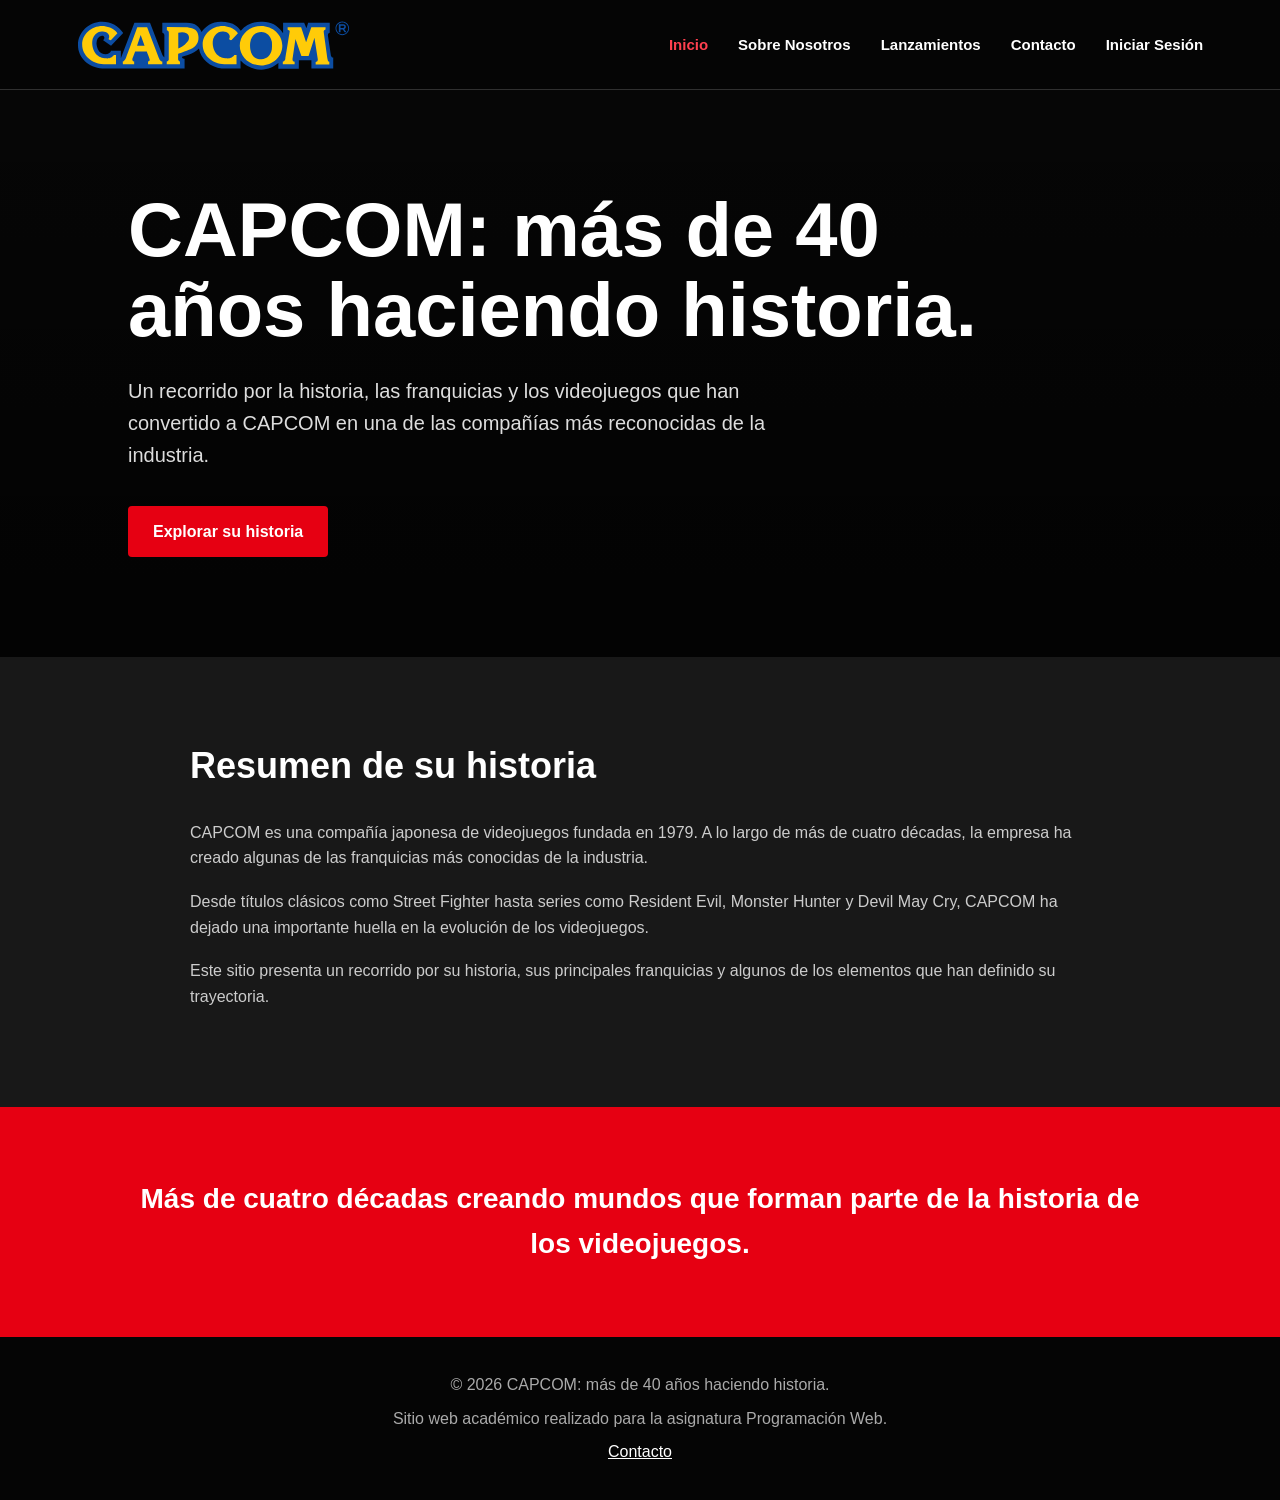
<file: index.html>
<!DOCTYPE html>
<html lang="es">

<head>
    <meta charset="UTF-8">

    <meta name="description"
        content="Un recorrido por la historia de CAPCOM, sus principales franquicias y su influencia en la industria de los videojuegos.">
    <meta name="keywords"
        content="CAPCOM, videojuegos, Resident Evil, Street Fighter, Monster Hunter, historia">
    <meta name="author" content="Ariel David">
    <meta name="viewport" content="width=device-width, initial-scale=1.0">

    <title>CAPCOM: más de 40 años haciendo historia</title>

    <link rel="stylesheet" href="styles.css">
</head>

<body>

    <!-- Encabezado -->
    <header class="encabezado">

        <a href="index.html" class="logo">
            <img src="Capcom_logo.svg" alt="Logo de CAPCOM" width="80">
        </a>

        <!-- Navegación -->
        <nav class="navegacion" aria-label="Navegación principal">
            <ul class="navegacion-lista">
                <li>
                    <a href="index.html" class="navegacion-enlace navegacion-enlace--activo">Inicio</a>
                </li>

                <li>
                    <a href="nosotros.html" class="navegacion-enlace">
                        Sobre Nosotros
                    </a>
                </li>

                <li>
                    <a href="lanzamientos.html" class="navegacion-enlace">
                        Lanzamientos
                    </a>
                </li>

                <li>
                    <a href="contacto.html" class="navegacion-enlace">
                        Contacto
                    </a>
                </li>

                <li>
                    <a href="login.html" class="navegacion-enlace">
                        Iniciar Sesión
                    </a>
                </li>
            </ul>
        </nav>


    </header>


    <main>

        <!-- Presentación principal -->
        <section class="portada-inicio">

            <h1>
                CAPCOM: más de 40 años haciendo historia.
            </h1>

            <p>
                Un recorrido por la historia, las franquicias y los videojuegos
                que han convertido a CAPCOM en una de las compañías más
                reconocidas de la industria.
            </p>

            <a href="nosotros.html" class="boton-principal">
                Explorar su historia
            </a>

        </section>


        <!-- Resumen de la historia -->
        <section class="resumen-historia">

            <article>
                <h2>Resumen de su historia</h2>

                <p>
                    CAPCOM es una compañía japonesa de videojuegos fundada
                    en 1979. A lo largo de más de cuatro décadas, la empresa
                    ha creado algunas de las franquicias más conocidas de la
                    industria.
                </p>

                <p>
                    Desde títulos clásicos como Street Fighter hasta series
                    como Resident Evil, Monster Hunter y Devil May Cry,
                    CAPCOM ha dejado una importante huella en la evolución
                    de los videojuegos.
                </p>

                <p>
                    Este sitio presenta un recorrido por su historia,
                    sus principales franquicias y algunos de los elementos
                    que han definido su trayectoria.
                </p>
            </article>

        </section>


        <!-- Frase destacada -->
        <section class="frase-destacada">

            <p>
                Más de cuatro décadas creando mundos que forman parte
                de la historia de los videojuegos.
            </p>

        </section>

    </main>


    <!-- Pie de página -->
    <footer class="pie-pagina">

        <p>
            © 2026 CAPCOM: más de 40 años haciendo historia.
        </p>

        <p>
            Sitio web académico realizado para la asignatura
            Programación Web.
        </p>

        <a href="mailto:arieldavidmarin739@gmail.com">
            Contacto
        </a>

    </footer>

</body>

</html>
</file>
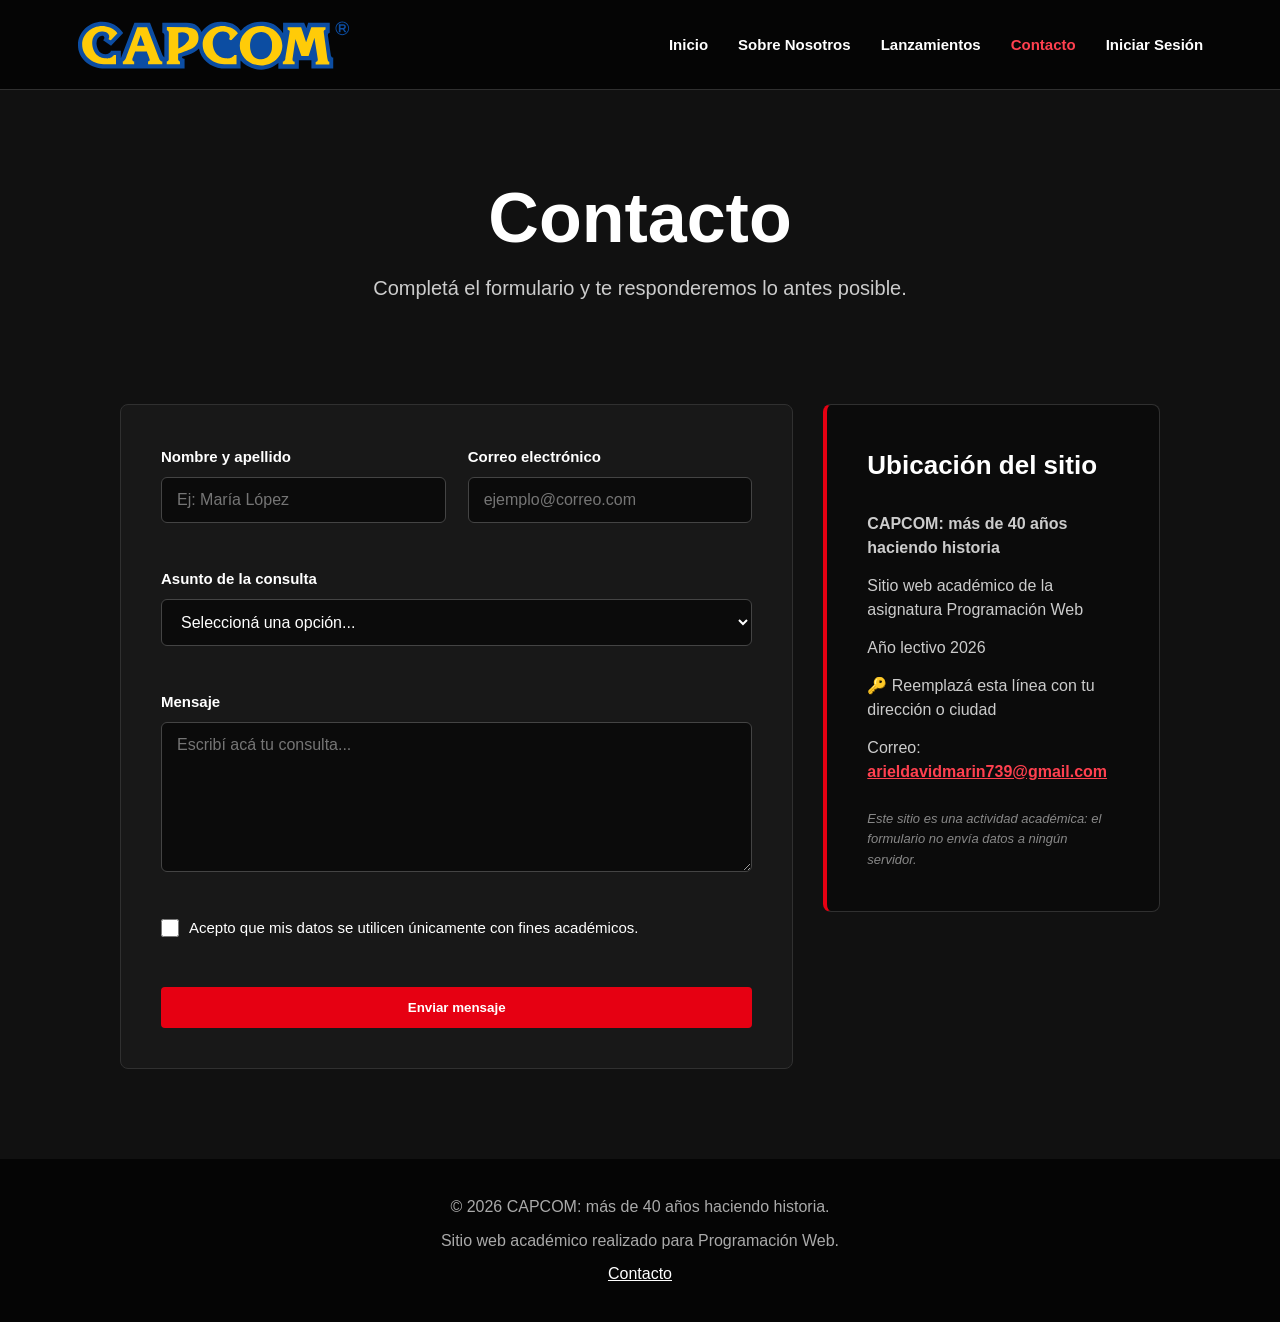
<file: contacto.html>
<!DOCTYPE html>
<html lang="es">

<head>
    <meta charset="UTF-8">

    <meta name="description"
        content="Contacto del sitio web académico sobre CAPCOM: formulario de consultas y ubicación del sitio.">
    <meta name="keywords" content="CAPCOM, contacto, formulario, consultas">
    <meta name="author" content="Ariel David">
    <meta name="viewport" content="width=device-width, initial-scale=1.0">

    <title>Contacto: CAPCOM</title>

    <link rel="stylesheet" href="styles.css">
</head>

<body>

    <!-- Encabezado -->
    <header class="encabezado">

        <a href="index.html" class="logo">
            <img src="Capcom_logo.svg" alt="Logo de CAPCOM" width="80">
        </a>

        <!-- Navegación -->
        <nav class="navegacion" aria-label="Navegación principal">
            <ul class="navegacion-lista">
                <li>
                    <a href="index.html" class="navegacion-enlace">Inicio</a>
                </li>

                <li>
                    <a href="nosotros.html" class="navegacion-enlace">Sobre Nosotros</a>
                </li>

                <li>
                    <a href="lanzamientos.html" class="navegacion-enlace">Lanzamientos</a>
                </li>

                <li>
                    <a href="contacto.html" class="navegacion-enlace navegacion-enlace--activo">Contacto</a>
                </li>

                <li>
                    <a href="login.html" class="navegacion-enlace">Iniciar Sesión</a>
                </li>
            </ul>
        </nav>

    </header>

    <main>

        <!-- TÍTULO DE LA PÁGINA -->
        <section class="portada-pagina">
            <h1>Contacto</h1>
            <p>Completá el formulario y te responderemos lo antes posible.</p>
        </section>

        <!-- FORMULARIO + UBICACIÓN (CSS GRID + MODELO DE CAJA) -->
        <section class="contacto-seccion">

            <!-- Formulario con validación nativa de HTML5 (sin JavaScript) -->
            <form class="contacto-formulario" action="" method="get">

                <div class="campos">

                    <!-- Campo 1: tipo texto -->
                    <div class="campo">
                        <label for="contacto-nombre">Nombre y apellido</label>
                        <input
                            type="text"
                            id="contacto-nombre"
                            name="nombre"
                            placeholder="Ej: María López"
                            required
                            minlength="3"
                            autocomplete="name">
                    </div>

                    <!-- Campo 2: tipo email -->
                    <div class="campo">
                        <label for="contacto-correo">Correo electrónico</label>
                        <input
                            type="email"
                            id="contacto-correo"
                            name="correo"
                            placeholder="ejemplo@correo.com"
                            required
                            autocomplete="email">
                    </div>

                    <!-- Campo 3: tipo select -->
                    <div class="campo campo-completo">
                        <label for="contacto-asunto">Asunto de la consulta</label>
                        <select id="contacto-asunto" name="asunto" required>
                            <option value="" selected disabled>Seleccioná una opción...</option>
                            <option value="lanzamientos">Consultas sobre lanzamientos 2026</option>
                            <option value="historia">Consultas sobre la historia de CAPCOM</option>
                            <option value="sugerencia">Sugerencias para el sitio</option>
                            <option value="otro">Otro tema</option>
                        </select>
                    </div>

                    <!-- Campo 4: tipo textarea -->
                    <div class="campo campo-completo">
                        <label for="contacto-mensaje">Mensaje</label>
                        <textarea
                            id="contacto-mensaje"
                            name="mensaje"
                            placeholder="Escribí acá tu consulta..."
                            required
                            minlength="10"
                            rows="6"></textarea>
                    </div>

                    <!-- Campo 5: tipo checkbox -->
                    <div class="campo campo-completo campo-check">
                        <input type="checkbox" id="contacto-acepto" name="acepto" required>
                        <label for="contacto-acepto">
                            Acepto que mis datos se utilicen únicamente con fines académicos.
                        </label>
                    </div>

                </div>

                <button type="submit" class="boton-principal boton-ancho">
                    Enviar mensaje
                </button>

            </form>

            <!-- Dirección / ubicación del sitio como TEXTO -->
            <aside class="contacto-datos">

                <h2>Ubicación del sitio</h2>

                <address>
                    <p><strong>CAPCOM: más de 40 años haciendo historia</strong></p>
                    <p>Sitio web académico de la asignatura Programación Web</p>
                    <p>Año lectivo 2026</p>
                    <p>🔑 Reemplazá esta línea con tu dirección o ciudad</p>
                    <p>
                        Correo:
                        <a href="mailto:arieldavidmarin739@gmail.com">
                            arieldavidmarin739@gmail.com
                        </a>
                    </p>
                </address>

                <p class="nota-demo">
                    Este sitio es una actividad académica: el formulario no envía datos a ningún servidor.
                </p>

            </aside>

        </section>

    </main>

    <!-- FOOTER -->
    <footer class="pie-pagina">
        <p>© 2026 CAPCOM: más de 40 años haciendo historia.</p>
        <p>Sitio web académico realizado para Programación Web.</p>
        <a href="mailto:arieldavidmarin739@gmail.com">Contacto</a>
    </footer>

</body>

</html>
</file>
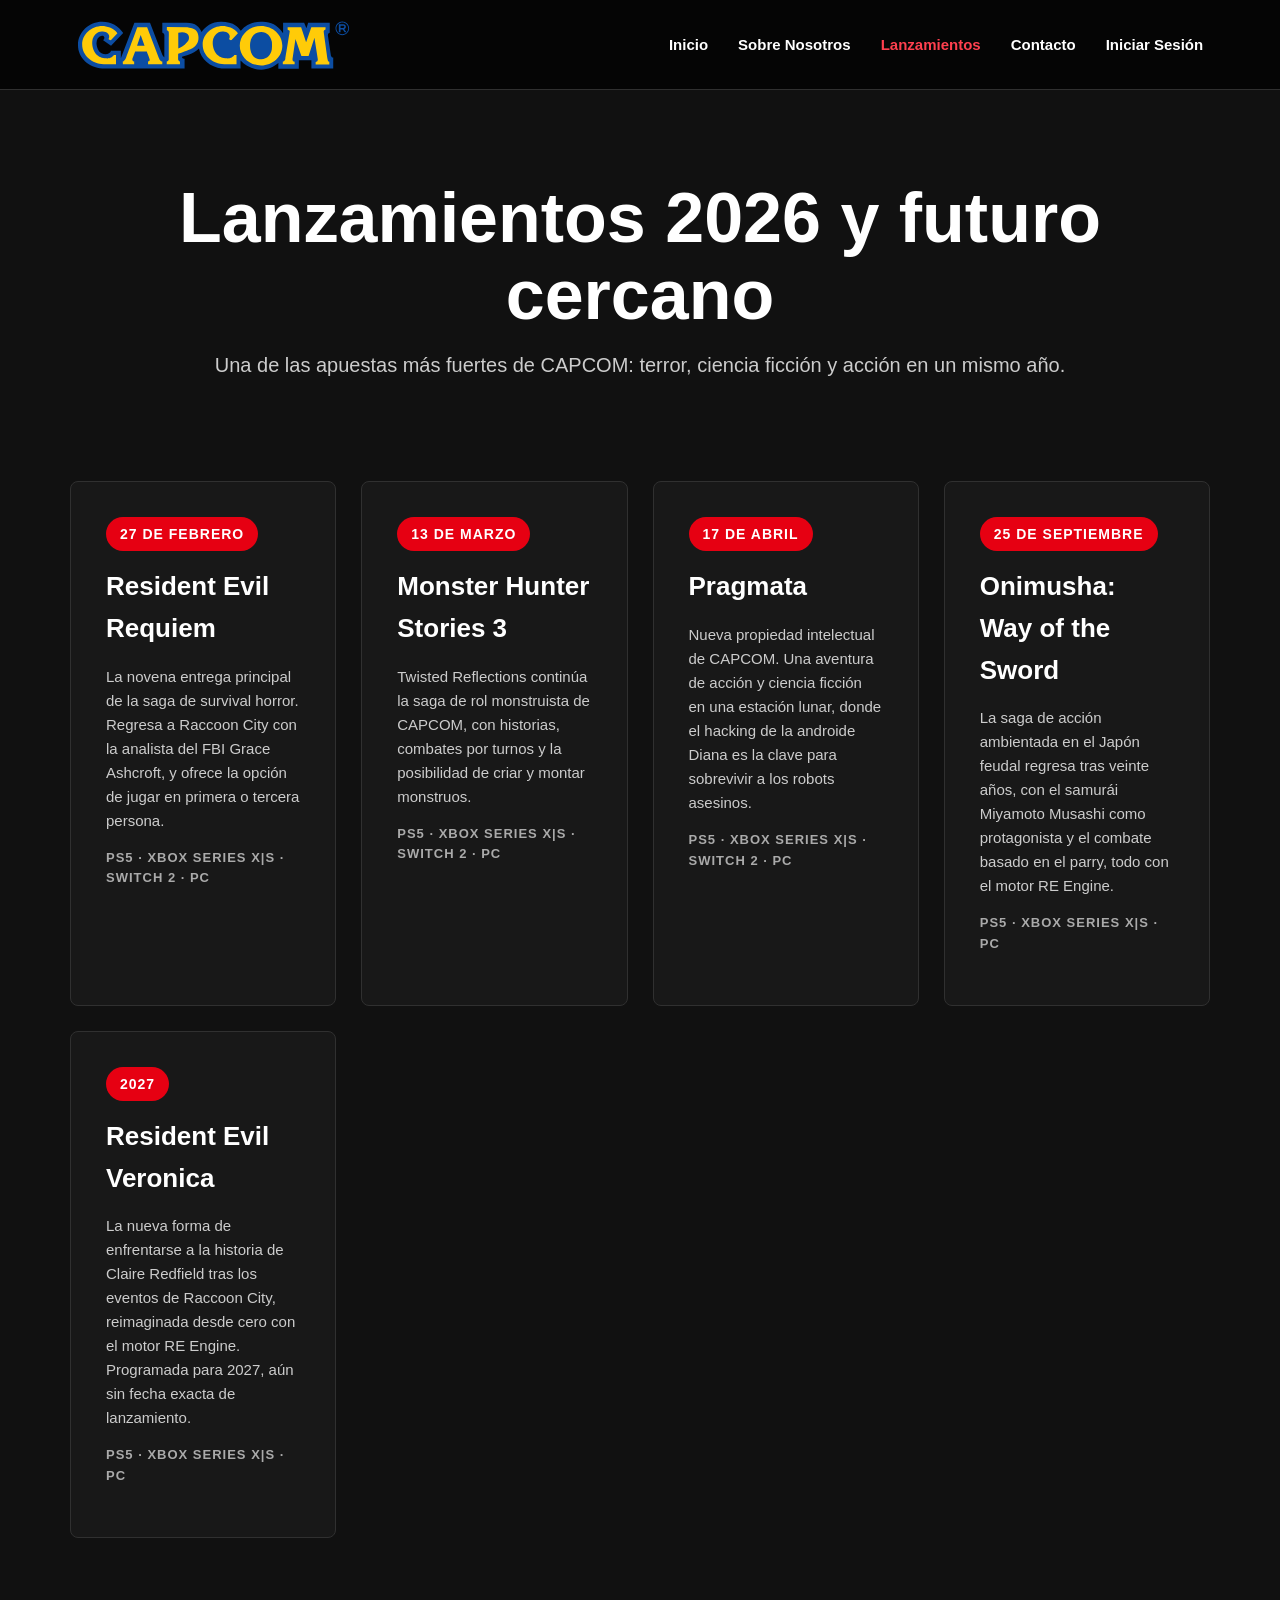
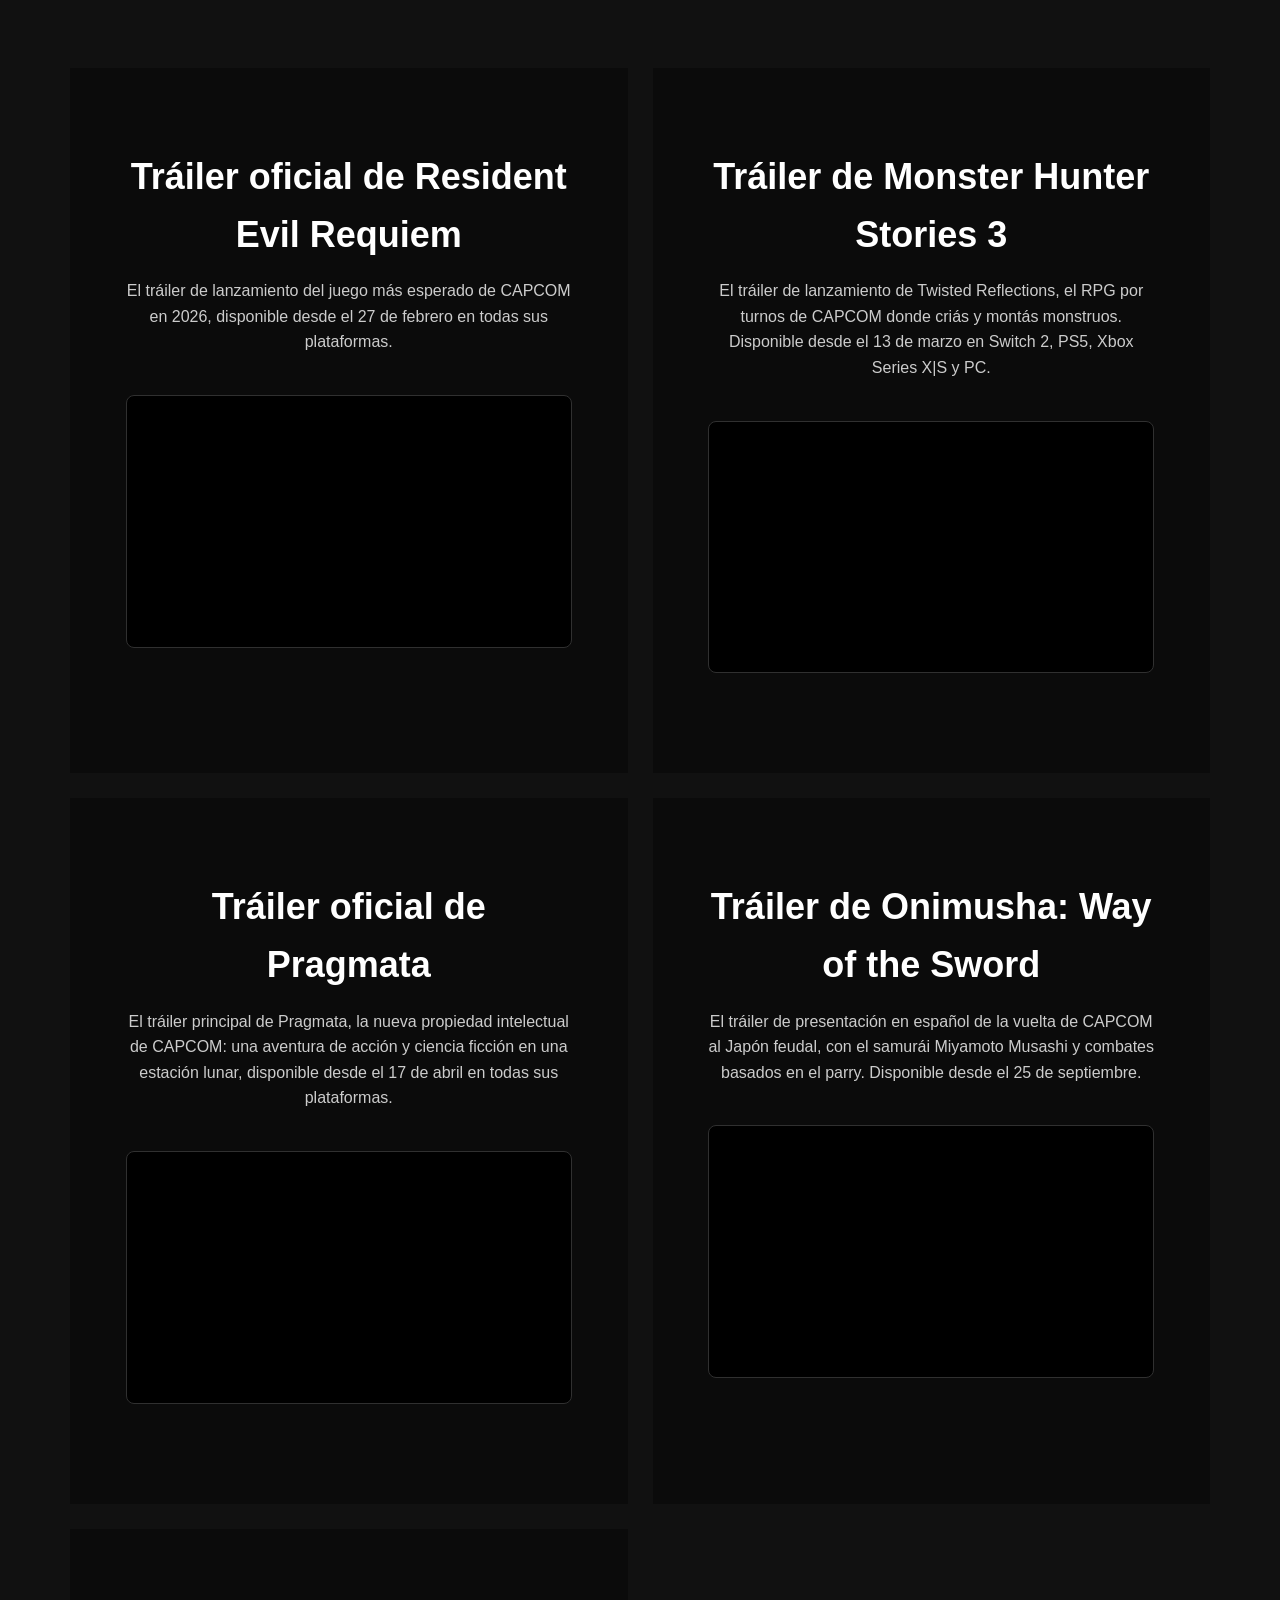
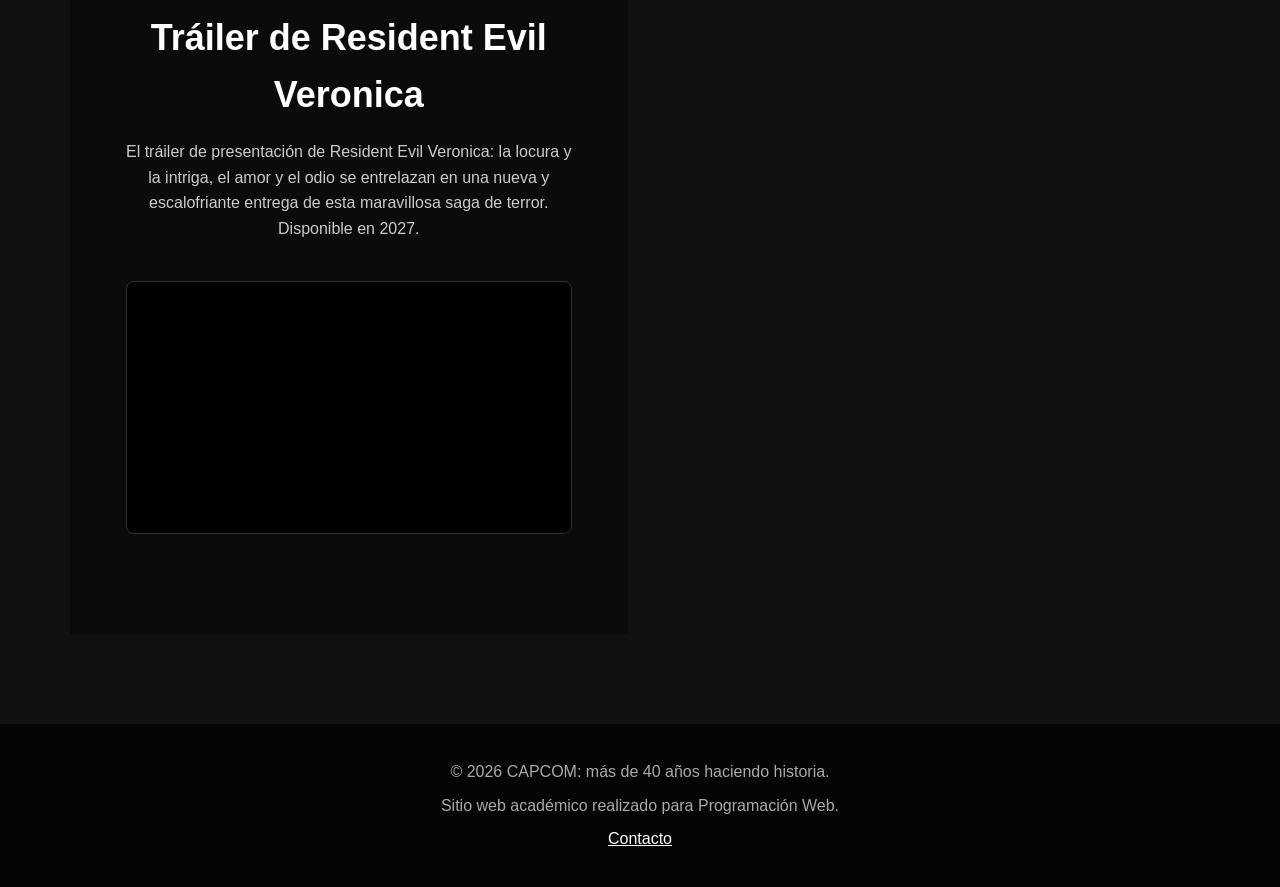
<file: lanzamientos.html>
<!DOCTYPE html>
<html lang="es">

<head>
    <meta charset="UTF-8">

    <meta name="description"
        content="Los lanzamientos de CAPCOM en 2026: Resident Evil Requiem, Pragmata, Onimusha: Way of the Sword y más.">
    <meta name="keywords" content="CAPCOM, 2026, Resident Evil Requiem, Pragmata, Onimusha, lanzamientos">
    <meta name="author" content="Ariel David">
    <meta name="viewport" content="width=device-width, initial-scale=1.0">

    <title>Lanzamientos 2026: CAPCOM</title>

    <link rel="stylesheet" href="styles.css">
</head>

<body>

    <!-- Encabezado -->
    <header class="encabezado">

        <a href="index.html" class="logo">
            <img src="Capcom_logo.svg" alt="Logo de CAPCOM" width="80">
        </a>

        <!-- Navegación -->
        <nav class="navegacion" aria-label="Navegación principal">
            <ul class="navegacion-lista">
                <li>
                    <a href="index.html" class="navegacion-enlace">Inicio</a>
                </li>

                <li>
                    <a href="nosotros.html" class="navegacion-enlace">Sobre Nosotros</a>
                </li>

                <li>
                    <a href="lanzamientos.html" class="navegacion-enlace navegacion-enlace--activo">Lanzamientos</a>
                </li>

                <li>
                    <a href="contacto.html" class="navegacion-enlace">Contacto</a>
                </li>

                <li>
                    <a href="login.html" class="navegacion-enlace">Iniciar Sesión</a>
                </li>
            </ul>
        </nav>


    </header>

    <main>

        <!-- TÍTULO DE LA PÁGINA -->
        <section class="portada-pagina">
            <h1>Lanzamientos 2026 y futuro cercano</h1>
            <p>Una de las apuestas más fuertes de CAPCOM: terror, ciencia ficción y acción en un mismo año.</p>
        </section>

        <!-- GRID DE JUEGOS (CSS GRID) -->
        <section class="tarjetas-juegos">

            <article class="tarjeta-juego">
                <div class="tarjeta-fecha">27 de febrero</div>
                <h2>Resident Evil Requiem</h2>
                <p>La novena entrega principal de la saga de survival horror. Regresa a Raccoon City con la analista
                    del FBI Grace Ashcroft, y ofrece la opción de jugar en primera o tercera persona.</p>
                <p class="plataformas">PS5 · Xbox Series X|S · Switch 2 · PC</p>
            </article>

            <article class="tarjeta-juego">
                <div class="tarjeta-fecha">13 de marzo</div>
                <h2>Monster Hunter Stories 3</h2>
                <p>Twisted Reflections continúa la saga de rol monstruista de CAPCOM, con historias, combates por
                    turnos y la posibilidad de criar y montar monstruos.</p>
                <p class="plataformas">PS5 · Xbox Series X|S · Switch 2 · PC</p>
            </article>

            <article class="tarjeta-juego">
                <div class="tarjeta-fecha">17 de abril</div>
                <h2>Pragmata</h2>
                <p>Nueva propiedad intelectual de CAPCOM. Una aventura de acción y ciencia ficción en una estación
                    lunar, donde el hacking de la androide Diana es la clave para sobrevivir a los robots asesinos.</p>
                <p class="plataformas">PS5 · Xbox Series X|S · Switch 2 · PC</p>
            </article>

            <article class="tarjeta-juego">
                <div class="tarjeta-fecha">25 de septiembre</div>
                <h2>Onimusha: Way of the Sword</h2>
                <p>La saga de acción ambientada en el Japón feudal regresa tras veinte años, con el samurái Miyamoto
                    Musashi como protagonista y el combate basado en el parry, todo con el motor RE Engine.</p>
                <p class="plataformas">PS5 · Xbox Series X|S · PC</p>
            </article>

            <article class="tarjeta-juego">
                <div class="tarjeta-fecha">2027</div>
                <h2>Resident Evil Veronica</h2>
                <p>La nueva forma de enfrentarse a la historia de Claire Redfield tras los eventos de Raccoon
                    City, reimaginada desde cero con el motor RE Engine. Programada para 2027, aún sin fecha
                    exacta de lanzamiento.</p>
                <p class="plataformas">PS5 · Xbox Series X|S · PC</p>
            </article>

        </section>

        <div class="tarjetas-video">
            <!-- VIDEO DE YOUTUBE -->
            <section class="tarjeta-video">

                <h2>Tráiler oficial de Resident Evil Requiem</h2>

                <p class="video-descripcion">
                    El tráiler de lanzamiento del juego más esperado de CAPCOM en 2026, disponible desde el
                    27 de febrero en todas sus plataformas.
                </p>

                <div class="video-contenedor">
                    <iframe src="https://www.youtube.com/embed/9lrThxCoznw"
                        title="Resident Evil Requiem - Tráiler oficial de lanzamiento"
                        allow="accelerometer; autoplay; clipboard-write; encrypted-media; gyroscope; picture-in-picture; web-share"
                        allowfullscreen>
                    </iframe>
                </div>

            </section>

            <section class="tarjeta-video">

                <h2>Tráiler de Monster Hunter Stories 3</h2>

                <p class="video-descripcion">
                    El tráiler de lanzamiento de Twisted Reflections, el RPG por turnos de CAPCOM donde
                    criás y montás monstruos. Disponible desde el 13 de marzo en Switch 2, PS5, Xbox Series X|S y PC.
                </p>

                <div class="video-contenedor">
                    <iframe src="https://www.youtube.com/embed/02Pf_OHXDHg"
                        title="Monster Hunter Stories 3 - Tráiler de lanzamiento"
                        allow="accelerometer; autoplay; clipboard-write; encrypted-media; gyroscope; picture-in-picture; web-share"
                        allowfullscreen>
                    </iframe>
                </div>

            </section>

            <section class="tarjeta-video">

                <h2>Tráiler oficial de Pragmata</h2>

                <p class="video-descripcion">
                    El tráiler principal de Pragmata, la nueva propiedad intelectual de CAPCOM: una aventura de
                    acción y ciencia ficción en una estación lunar, disponible desde el 17 de abril en todas sus
                    plataformas.
                </p>

                <div class="video-contenedor">
                    <iframe src="https://www.youtube.com/embed/oncaa_fMsyw"
                        title="Pragmata - Tráiler principal oficial"
                        allow="accelerometer; autoplay; clipboard-write; encrypted-media; gyroscope; picture-in-picture; web-share"
                        allowfullscreen>
                    </iframe>
                </div>

            </section>

            <section class="tarjeta-video">

                <h2>Tráiler de Onimusha: Way of the Sword</h2>

                <p class="video-descripcion">
                    El tráiler de presentación en español de la vuelta de CAPCOM al Japón feudal, con el
                    samurái Miyamoto Musashi y combates basados en el parry. Disponible desde el 25 de septiembre.
                </p>

                <div class="video-contenedor">
                    <iframe src="https://www.youtube.com/embed/sQdhjOIICXU"
                        title="Onimusha: Way of the Sword - Tráiler de presentación en español"
                        allow="accelerometer; autoplay; clipboard-write; encrypted-media; gyroscope; picture-in-picture; web-share"
                        allowfullscreen>
                    </iframe>
                </div>

            </section>

            <section class="tarjeta-video">

                <h2>Tráiler de Resident Evil Veronica</h2>

                <p class="video-descripcion">
                    El tráiler de presentación de Resident Evil Veronica: la locura y la intriga, el amor y el
                    odio se entrelazan en una nueva y escalofriante entrega de esta maravillosa saga de terror.
                    Disponible en 2027.
                </p>

                <div class="video-contenedor">
                    <iframe src="https://www.youtube.com/embed/KY9NO4J1ym0"
                        title="Resident Evil Veronica - Tráiler de anuncio oficial"
                        allow="accelerometer; autoplay; clipboard-write; encrypted-media; gyroscope; picture-in-picture; web-share"
                        allowfullscreen>
                    </iframe>
                </div>

            </section>

        </div>


    </main>

    <!-- FOOTER -->
    <footer class="pie-pagina">
        <p>© 2026 CAPCOM: más de 40 años haciendo historia.</p>
        <p>Sitio web académico realizado para Programación Web.</p>
        <a href="mailto:arieldavidmarin739@gmail.com">Contacto</a>
    </footer>

</body>

</html>
</file>
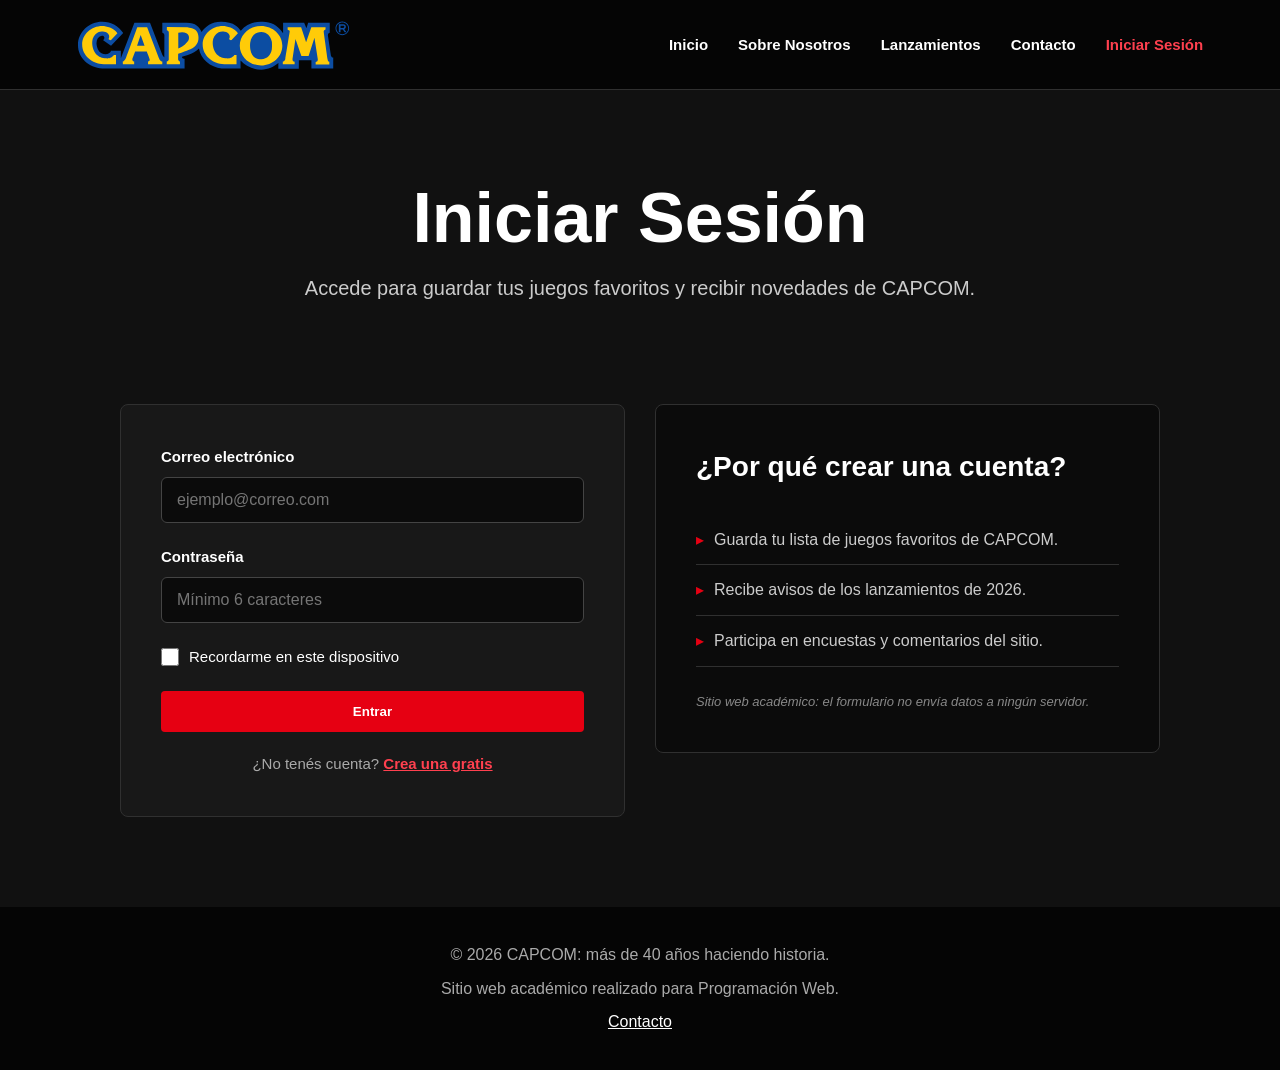
<file: login.html>
<!DOCTYPE html>
<html lang="es">

<head>
    <meta charset="UTF-8">

    <meta name="description" content="Inicia sesión en el sitio web académico sobre CAPCOM.">
    <meta name="keywords" content="CAPCOM, inicio de sesión, login">
    <meta name="author" content="Ariel David">
    <meta name="viewport" content="width=device-width, initial-scale=1.0">

    <title>Iniciar Sesión: CAPCOM</title>

    <link rel="stylesheet" href="styles.css">
</head>

<body>

    <!-- Encabezado -->
    <header class="encabezado">

        <a href="index.html" class="logo">
            <img src="Capcom_logo.svg" alt="Logo de CAPCOM" width="80">
        </a>

        <!-- Navegación -->
        <nav class="navegacion" aria-label="Navegación principal">
            <ul class="navegacion-lista">
                <li>
                    <a href="index.html" class="navegacion-enlace">Inicio</a>
                </li>

                <li>
                    <a href="nosotros.html" class="navegacion-enlace">Sobre Nosotros</a>
                </li>

                <li>
                    <a href="lanzamientos.html" class="navegacion-enlace">Lanzamientos</a>
                </li>

                <li>
                    <a href="contacto.html" class="navegacion-enlace">Contacto</a>
                </li>

                <li>
                    <a href="login.html" class="navegacion-enlace navegacion-enlace--activo">Iniciar Sesión</a>
                </li>
            </ul>
        </nav>


    </header>

    <main>

        <!-- TÍTULO DE LA PÁGINA -->
        <section class="portada-pagina">
            <h1>Iniciar Sesión</h1>
            <p>Accede para guardar tus juegos favoritos y recibir novedades de CAPCOM.</p>
        </section>

        <!-- FORMULARIO DE LOGIN -->
        <section class="login-seccion">

            <form class="login-formulario" id="formulario-login">

                <div class="campo">
                    <label for="login-correo">Correo electrónico</label>
                    <input
                        type="email"
                        id="login-correo"
                        name="correo"
                        placeholder="ejemplo@correo.com"
                        required
                        autocomplete="email">
                </div>

                <div class="campo">
                    <label for="login-contrasena">Contraseña</label>
                    <input
                        type="password"
                        id="login-contrasena"
                        name="contrasena"
                        placeholder="Mínimo 6 caracteres"
                        minlength="6"
                        required
                        autocomplete="current-password">
                </div>

                <div class="campo campo-check">
                    <input type="checkbox" id="login-recordar" name="recordar">
                    <label for="login-recordar">Recordarme en este dispositivo</label>
                </div>

                <button type="button" class="boton-principal boton-login">
                    Entrar
                </button>

                <p class="login-registro">
                    ¿No tenés cuenta? <a href="#">Crea una gratis</a>
                </p>

            </form>

            <!-- Información lateral -->
            <aside class="login-datos">
                <h2>¿Por qué crear una cuenta?</h2>

                <ul class="lista-beneficios">
                    <li>Guarda tu lista de juegos favoritos de CAPCOM.</li>
                    <li>Recibe avisos de los lanzamientos de 2026.</li>
                    <li>Participa en encuestas y comentarios del sitio.</li>
                </ul>

                <p class="nota-demo">
                    Sitio web académico: el formulario no envía datos a ningún servidor.
                </p>
            </aside>

        </section>

    </main>

    <!-- FOOTER -->
    <footer class="pie-pagina">
        <p>© 2026 CAPCOM: más de 40 años haciendo historia.</p>
        <p>Sitio web académico realizado para Programación Web.</p>
        <a href="mailto:arieldavidmarin739@gmail.com">Contacto</a>
    </footer>

</body>

</html>
</file>
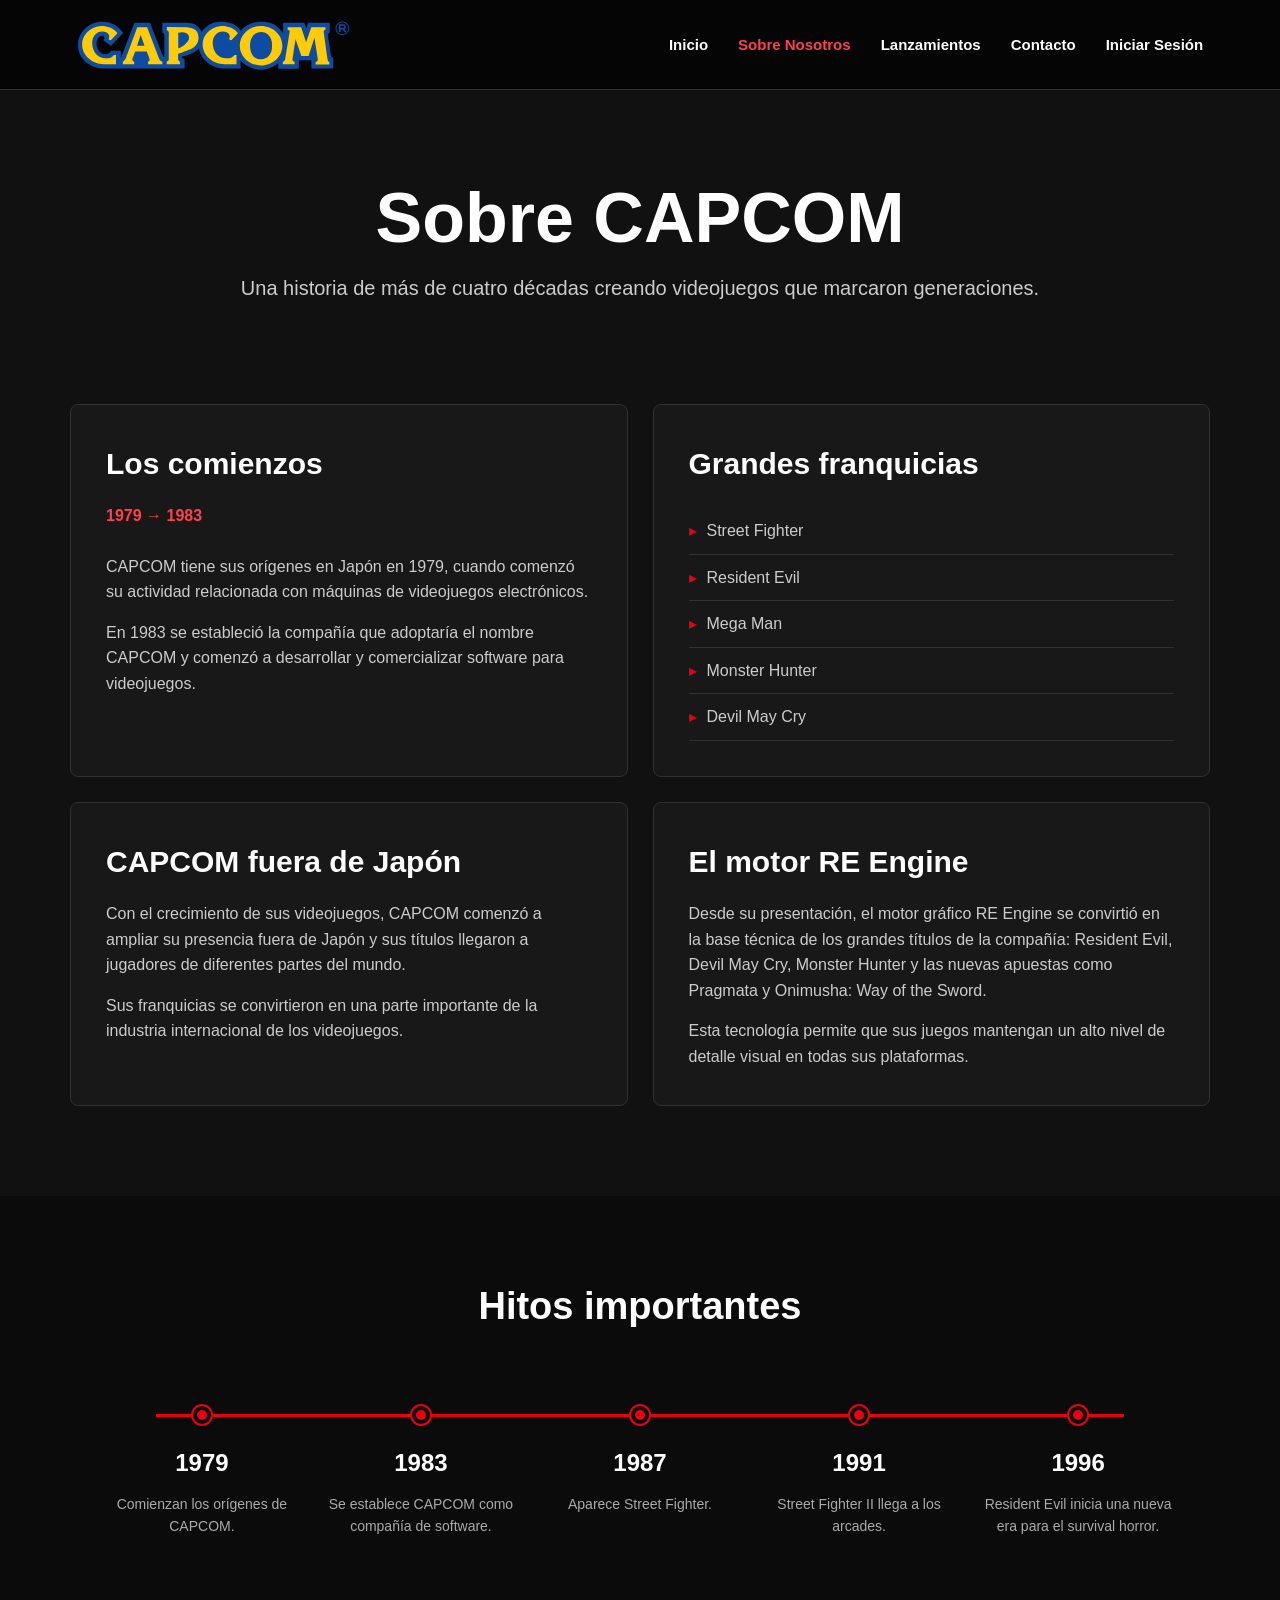
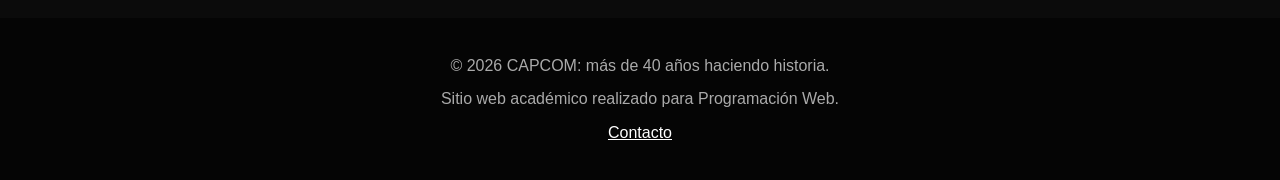
<file: nosotros.html>
<!DOCTYPE html>
<html lang="es">

<head>
    <meta charset="UTF-8">

    <meta name="description"
        content="Un recorrido por la historia de CAPCOM, sus principales franquicias y su influencia en la industria de los videojuegos.">
    <meta name="keywords" content="CAPCOM, videojuegos, Resident Evil, Street Fighter, Monster Hunter, historia">
    <meta name="author" content="Ariel David">
    <meta name="viewport" content="width=device-width, initial-scale=1.0">

    <title>Sobre CAPCOM: más de 40 años haciendo historia</title>

    <link rel="stylesheet" href="styles.css">
</head>

<body>

    <!-- Encabezado -->
    <header class="encabezado">

        <a href="index.html" class="logo">
            <img src="Capcom_logo.svg" alt="Logo de CAPCOM" width="200">
        </a>

        <!-- Navegación -->
        <nav class="navegacion" aria-label="Navegación principal">
            <ul class="navegacion-lista">
                <li>
                    <a href="index.html" class="navegacion-enlace">Inicio</a>
                </li>

                <li>
                    <a href="nosotros.html" class="navegacion-enlace navegacion-enlace--activo">Sobre Nosotros</a>
                </li>

                <li>
                    <a href="lanzamientos.html" class="navegacion-enlace">Lanzamientos</a>
                </li>

                <li>
                    <a href="contacto.html" class="navegacion-enlace">Contacto</a>
                </li>

                <li>
                    <a href="login.html" class="navegacion-enlace">Iniciar Sesión</a>
                </li>
            </ul>
        </nav>



    </header>

    <main>

        <!-- TÍTULO DE LA PÁGINA -->
        <section class="portada-pagina">
            <h1>Sobre CAPCOM</h1>
            <p>Una historia de más de cuatro décadas creando videojuegos que marcaron generaciones.</p>
        </section>

        <!-- HISTORIA (CSS GRID) -->
        <section class="tarjetas-historia">

            <article class="tarjeta-texto">
                <h2>Los comienzos</h2>
                <span class="periodo">1979 &rarr; 1983</span>

                <p>CAPCOM tiene sus orígenes en Japón en 1979, cuando comenzó su actividad relacionada con máquinas
                    de videojuegos electrónicos.</p>
                <p>En 1983 se estableció la compañía que adoptaría el nombre CAPCOM y comenzó a desarrollar y
                    comercializar software para videojuegos.</p>
            </article>

            <article class="tarjeta-lista">
                <h2>Grandes franquicias</h2>

                <ul>
                    <li>Street Fighter</li>
                    <li>Resident Evil</li>
                    <li>Mega Man</li>
                    <li>Monster Hunter</li>
                    <li>Devil May Cry</li>
                </ul>
            </article>

            <article class="tarjeta-texto">
                <h2>CAPCOM fuera de Japón</h2>

                <p>Con el crecimiento de sus videojuegos, CAPCOM comenzó a ampliar su presencia fuera de Japón y sus
                    títulos llegaron a jugadores de diferentes partes del mundo.</p>
                <p>Sus franquicias se convirtieron en una parte importante de la industria internacional de los
                    videojuegos.</p>
            </article>

            <article class="tarjeta-texto">
                <h2>El motor RE Engine</h2>

                <p>Desde su presentación, el motor gráfico RE Engine se convirtió en la base técnica de los grandes
                    títulos de la compañía: Resident Evil, Devil May Cry, Monster Hunter y las nuevas apuestas como
                    Pragmata y Onimusha: Way of the Sword.</p>
                <p>Esta tecnología permite que sus juegos mantengan un alto nivel de detalle visual en todas sus
                    plataformas.</p>
            </article>

        </section>

        <!-- LÍNEA DE TIEMPO -->
        <section class="hitos">
            <h2>Hitos importantes</h2>

            <div class="linea-tiempo">
                <article class="hito">
                    <span class="hito-punto"></span>
                    <strong>1979</strong>
                    <p>Comienzan los orígenes de CAPCOM.</p>
                </article>

                <article class="hito">
                    <span class="hito-punto"></span>
                    <strong>1983</strong>
                    <p>Se establece CAPCOM como compañía de software.</p>
                </article>

                <article class="hito">
                    <span class="hito-punto"></span>
                    <strong>1987</strong>
                    <p>Aparece Street Fighter.</p>
                </article>

                <article class="hito">
                    <span class="hito-punto"></span>
                    <strong>1991</strong>
                    <p>Street Fighter II llega a los arcades.</p>
                </article>

                <article class="hito">
                    <span class="hito-punto"></span>
                    <strong>1996</strong>
                    <p>Resident Evil inicia una nueva era para el survival horror.</p>
                </article>
            </div>
        </section>

    </main>

    <!-- FOOTER -->
    <footer class="pie-pagina">
        <p>© 2026 CAPCOM: más de 40 años haciendo historia.</p>
        <p>Sitio web académico realizado para Programación Web.</p>
        <a href="mailto:arieldavidmarin739@gmail.com">Contacto</a>
    </footer>

</body>

</html>
</file>
<file: styles.css>
/* =========================================================
   1. VARIABLES Y CONFIGURACIÓN GENERAL
   ========================================================= */

:root {
    --fondo: #111111;
    --fondo-secundario: #181818;
    --fondo-oscuro: #0b0b0b;
    --fondo-header: #050505;

    --texto: #ffffff;
    --texto-secundario: #cccccc;
    --texto-suave: #aaaaaa;

    --borde: #303030;
    --borde-input: #444444;

    --rojo: #e60012;
    --rojo-claro: #ff404f;
    --rojo-hover: #ff2638;

    --sombra-roja: rgba(230, 0, 18, 0.3);
}


/* =========================================================
   RESET
   ========================================================= */

* {
    margin: 0;
    padding: 0;
    box-sizing: border-box;
}

html {
    scroll-behavior: smooth;
}

body {
    font-family: Arial, Helvetica, sans-serif;
    background-color: var(--fondo);
    color: var(--texto);
    line-height: 1.6;
}


/* =========================================================
   2. HEADER Y NAVEGACIÓN
   ========================================================= */

.encabezado {
    min-height: 90px;
    padding: 10px 6%;
    display: flex;
    align-items: center;
    background-color: var(--fondo-header);
    border-bottom: 1px solid var(--borde);
}

.logo {
    display: block;
}

.logo img {
    display: block;
    width: auto;
    height: 50px;
}

.navegacion {
    margin-left: auto;
}

.navegacion-lista {
    display: flex;
    align-items: center;
    gap: 30px;
    list-style: none;
}

.navegacion-enlace {
    color: var(--texto);
    text-decoration: none;
    font-size: 15px;
    font-weight: bold;
    transition: color 0.3s ease;
}

.navegacion-enlace:hover,
.navegacion-enlace--activo {
    color: var(--rojo-claro);
}


/* Botón del tema */

.boton-tema {
    margin-left: 30px;
    padding: 8px 12px;
    border: 1px solid #555555;
    border-radius: 6px;
    background-color: transparent;
    color: var(--texto);
    cursor: pointer;
    transition: background-color 0.3s ease, border-color 0.3s ease;
}

.boton-tema:hover {
    background-color: var(--fondo-secundario);
    border-color: var(--rojo);
}


/* =========================================================
   3. INICIO
   ========================================================= */

.portada-inicio {
    min-height: 500px;
    padding: 100px 10%;
    display: flex;
    flex-direction: column;
    justify-content: center;
    align-items: flex-start;

    background:
        linear-gradient(
            rgba(0, 0, 0, 0.65),
            rgba(0, 0, 0, 0.85)
        );

    animation: aparecer 1s ease;
}

.portada-inicio h1 {
    max-width: 900px;
    margin-bottom: 25px;
    font-size: clamp(42px, 6vw, 76px);
    line-height: 1.05;
}

.portada-inicio p {
    max-width: 650px;
    margin-bottom: 35px;
    color: #dddddd;
    font-size: 20px;
}


/* Botones principales */

.boton-principal {
    display: inline-block;
    padding: 13px 25px;
    border-radius: 4px;
    background-color: var(--rojo);
    color: #ffffff;
    text-decoration: none;
    font-weight: bold;
    transition: background-color 0.3s ease, transform 0.3s ease;
}

.boton-principal:hover {
    background-color: var(--rojo-hover);
    transform: translateY(-3px);
}


/* Resumen */

.resumen-historia {
    padding: 80px 10%;
    background-color: var(--fondo-secundario);
}

.resumen-historia article {
    max-width: 900px;
    margin: 0 auto;
}

.resumen-historia h2 {
    margin-bottom: 25px;
    font-size: 36px;
}

.resumen-historia p {
    margin-bottom: 18px;
    color: var(--texto-secundario);
}


/* Frase */

.frase-destacada {
    padding: 70px 10%;
    text-align: center;
    background-color: var(--rojo);
}

.frase-destacada p {
    font-size: 28px;
    font-weight: bold;
}


/* =========================================================
   4. SOBRE CAPCOM
   ========================================================= */

.portada-pagina {
    padding: 90px 10% 60px;
    text-align: center;
}

.portada-pagina h1 {
    margin-bottom: 15px;
    font-size: clamp(42px, 6vw, 70px);
    line-height: 1.1;
}

.portada-pagina p {
    color: var(--texto-secundario);
    font-size: 20px;
}


/* =========================================================
   HISTORIA
   ========================================================= */

.tarjetas-historia {
    max-width: 1200px;
    margin: 0 auto;
    padding: 40px 30px 90px;
    display: grid;
    grid-template-columns: 1fr 1fr;
    gap: 25px;
}

.tarjetas-historia article,
.tarjeta-juego,
.login-formulario,
.contacto-formulario {
    background-color: var(--fondo-secundario);
    border: 1px solid var(--borde);
    border-radius: 8px;
}

.tarjetas-historia article {
    padding: 35px;
    transition: transform 0.3s ease, border-color 0.3s ease;
}

.tarjetas-historia article:hover,
.tarjeta-juego:hover {
    transform: translateY(-5px);
    border-color: var(--rojo);
}


/* Imagen */

.tarjeta-imagen {
    padding: 0 !important;
    overflow: hidden;
}

.tarjeta-imagen img {
    display: block;
    width: 100%;
    height: 100%;
    min-height: 350px;
    object-fit: cover;
}


/* Texto */

.tarjetas-historia h2 {
    margin-bottom: 15px;
    font-size: 30px;
}

.tarjeta-texto p {
    margin-top: 15px;
    color: var(--texto-secundario);
}

.periodo {
    display: inline-block;
    margin-bottom: 10px;
    color: var(--rojo-claro);
    font-weight: bold;
}


/* =========================================================
   FRANQUICIAS
   ========================================================= */

.tarjeta-lista ul {
    margin-top: 20px;
    list-style: none;
}

.tarjeta-lista li {
    padding: 10px 0;
    border-bottom: 1px solid var(--borde);
    color: var(--texto-secundario);
}

.tarjeta-lista li::before,
.lista-beneficios li::before {
    content: "▸";
    margin-right: 10px;
    color: var(--rojo);
}


/* =========================================================
   5. LÍNEA DE TIEMPO
   ========================================================= */

.hitos {
    padding: 80px 8%;
    background-color: var(--fondo-oscuro);
    text-align: center;
}

.hitos h2 {
    margin-bottom: 70px;
    font-size: 38px;
}

.linea-tiempo {
    position: relative;
    max-width: 1100px;
    margin: 0 auto;
    display: grid;
    grid-template-columns: repeat(5, 1fr);
    gap: 20px;
}

.linea-tiempo::before {
    content: "";
    position: absolute;
    top: 8px;
    left: 5%;
    right: 5%;
    height: 3px;
    background-color: var(--rojo);
}

.hito {
    position: relative;
    z-index: 1;
}

.hito-punto {
    display: block;
    width: 18px;
    height: 18px;
    margin: 0 auto 20px;
    border-radius: 50%;
    background-color: var(--rojo);
    border: 4px solid var(--fondo-oscuro);
    box-shadow: 0 0 0 2px var(--rojo);
}

.hito strong {
    display: block;
    margin-bottom: 10px;
    font-size: 24px;
}

.hito p {
    color: var(--texto-suave);
    font-size: 14px;
}


/* =========================================================
   6. LANZAMIENTOS
   ========================================================= */

.tarjetas-juegos {
    max-width: 1200px;
    margin: 0 auto;
    padding: 40px 30px 90px;
    display: grid;
    grid-template-columns: repeat(auto-fit, minmax(260px, 1fr));
    gap: 25px;
}

.tarjeta-juego {
    padding: 35px;
    transition: transform 0.3s ease, border-color 0.3s ease;
}

.tarjeta-fecha {
    display: inline-block;
    margin-bottom: 15px;
    padding: 6px 14px;
    border-radius: 30px;
    background-color: var(--rojo);
    color: #ffffff;
    font-size: 14px;
    font-weight: bold;
    text-transform: uppercase;
    letter-spacing: 1px;
}

.tarjeta-juego h2 {
    margin-bottom: 15px;
    font-size: 26px;
}

.tarjeta-juego p {
    margin-bottom: 15px;
    color: var(--texto-secundario);
    font-size: 15px;
}

.plataformas {
    color: var(--texto-suave) !important;
    font-size: 13px !important;
    font-weight: bold;
    text-transform: uppercase;
    letter-spacing: 1px;
}


/* =========================================================
   VIDEO
   ========================================================= */

.tarjeta-video {
    padding: 80px 10% 100px;
    background-color: var(--fondo-oscuro);
    text-align: center;
}

.tarjeta-video h2 {
    margin-bottom: 15px;
    font-size: 36px;
}

.video-descripcion {
    max-width: 700px;
    margin: 0 auto 40px;
    color: var(--texto-secundario);
}

.tarjetas-video {
    max-width: 1200px;
    margin: 0 auto;
    padding: 40px 30px 90px;
    display: grid;
    grid-template-columns: 2fr 2fr;
    gap: 25px;
}

.video-contenedor {
    position: relative;
    max-width: 900px;
    margin: 0 auto;
    padding-bottom: 56.25%;
    overflow: hidden;
    border: 1px solid var(--borde);
    border-radius: 8px;
    background-color: #000000;
}

.video-contenedor iframe {
    position: absolute;
    inset: 0;
    width: 100%;
    height: 100%;
    border: 0;
}


/* =========================================================
   7. LOGIN
   ========================================================= */

.login-seccion {
    max-width: 1100px;
    margin: 0 auto;
    padding: 40px 30px 90px;
    display: grid;
    grid-template-columns: 1fr 1fr;
    gap: 30px;
    align-items: start;
}

.login-formulario,
.login-datos {
    padding: 40px;
}

.campo {
    margin-bottom: 22px;
    display: flex;
    flex-direction: column;
    gap: 8px;
}

.campo label {
    color: var(--texto);
    font-size: 15px;
    font-weight: bold;
}

.campo input[type="email"],
.campo input[type="password"],
.campo input[type="text"],
.campo select,
.campo textarea {
    width: 100%;
    padding: 13px 15px;
    border: 1px solid var(--borde-input);
    border-radius: 6px;
    background-color: var(--fondo-oscuro);
    color: var(--texto);
    font-family: inherit;
    font-size: 16px;
    transition: border-color 0.3s ease, box-shadow 0.3s ease;
}

.campo input:focus,
.campo select:focus,
.campo textarea:focus {
    outline: none;
    border-color: var(--rojo);
    box-shadow: 0 0 0 3px var(--sombra-roja);
}

.campo textarea {
    min-height: 150px;
    resize: vertical;
}


/* Checkbox */

.campo-check {
    flex-direction: row;
    align-items: center;
    gap: 10px;
}

.campo-check input[type="checkbox"] {
    width: 18px;
    height: 18px;
    accent-color: var(--rojo);
}

.campo-check label {
    font-weight: normal;
}


/* Botones */

.boton-login {
    width: 100%;
    border: none;
    cursor: pointer;
    font-family: inherit;
}

.boton-ancho {
    width: 100%;
    margin-top: 25px;
    border: none;
    cursor: pointer;
    font-family: inherit;
}


/* Registro */

.login-registro {
    margin-top: 20px;
    color: var(--texto-suave);
    text-align: center;
    font-size: 15px;
}

.login-registro a,
.contacto-datos address a {
    color: var(--rojo-claro);
    font-weight: bold;
    transition: color 0.3s ease;
}

.login-registro a:hover,
.contacto-datos address a:hover {
    color: #ff8088;
}


/* Información lateral */

.login-datos,
.contacto-datos {
    background-color: var(--fondo-oscuro);
    border: 1px solid var(--borde);
    border-radius: 8px;
}

.login-datos h2 {
    margin-bottom: 25px;
    font-size: 28px;
}

.lista-beneficios {
    list-style: none;
}

.lista-beneficios li {
    padding: 12px 0;
    border-bottom: 1px solid var(--borde);
    color: var(--texto-secundario);
}

.nota-demo {
    margin-top: 25px;
    color: #888888;
    font-size: 13px;
    font-style: italic;
}


/* =========================================================
   8. CONTACTO
   ========================================================= */

.contacto-seccion {
    max-width: 1100px;
    margin: 0 auto;
    padding: 40px 30px 90px;
    display: grid;
    grid-template-columns: 2fr 1fr;
    gap: 30px;
    align-items: start;
}

.contacto-formulario {
    padding: 40px;
}

.campos {
    display: grid;
    grid-template-columns: 1fr 1fr;
    gap: 22px;
}

.campo-completo {
    grid-column: 1 / -1;
}

.contacto-datos {
    padding: 40px;
    border-left: 4px solid var(--rojo);
}

.contacto-datos h2 {
    margin-bottom: 25px;
    font-size: 26px;
}

.contacto-datos address {
    font-style: normal;
}

.contacto-datos address p {
    margin-bottom: 14px;
    color: var(--texto-secundario);
    line-height: 1.5;
}


/* =========================================================
   9. FOOTER
   ========================================================= */

.pie-pagina {
    padding: 35px 10%;
    background-color: var(--fondo-header);
    color: var(--texto-suave);
    text-align: center;
}

.pie-pagina p {
    margin-bottom: 8px;
}

.pie-pagina a {
    color: var(--texto);
    transition: color 0.3s ease;
}

.pie-pagina a:hover {
    color: var(--rojo);
}


/* =========================================================
   10. ANIMACIONES
   ========================================================= */

@keyframes aparecer {
    from {
        opacity: 0;
        transform: translateY(30px);
    }

    to {
        opacity: 1;
        transform: translateY(0);
    }
}


/* =========================================================
   11. RESPONSIVE
   ========================================================= */

@media (max-width: 768px) {

    /* Header */

    .encabezado {
        flex-direction: column;
        gap: 20px;
        padding: 20px;
    }

    .navegacion {
        margin-left: 0;
    }

    .navegacion-lista {
        flex-wrap: wrap;
        justify-content: center;
        gap: 15px;
    }

    .boton-tema {
        margin-left: 0;
    }


    /* Inicio */

    .portada-inicio {
        min-height: 450px;
        padding: 70px 8%;
    }

    .portada-inicio h1,
    .portada-pagina h1 {
        font-size: 45px;
    }

    .portada-inicio p,
    .portada-pagina p {
        font-size: 17px;
    }


    /* Sobre Capcom */

    .portada-pagina {
        padding: 60px 8% 40px;
    }


    /* Historia */

    .tarjetas-historia {
        grid-template-columns: 1fr;
        padding: 30px 20px 60px;
    }

    .tarjeta-imagen img {
        min-height: 250px;
    }


    /* Línea de tiempo */

    .hitos {
        padding: 60px 20px;
    }

    .hitos h2 {
        margin-bottom: 50px;
    }

    .linea-tiempo {
        grid-template-columns: 1fr;
        gap: 40px;
    }

    .linea-tiempo::before {
        top: 0;
        bottom: 0;
        left: 50%;
        width: 3px;
        height: auto;
        right: auto;
    }

    .hito {
        padding: 20px;
        border-radius: 8px;
        background-color: var(--fondo-secundario);
    }


    /* Lanzamientos */

    .tarjetas-juegos {
        grid-template-columns: 1fr;
        padding: 30px 20px 60px;
    }


    /* Videos */

    .tarjetas-video {
        grid-template-columns: 1fr;
    }

    .tarjeta-video {
        padding: 60px 5% 70px;
    }

    .tarjeta-video h2 {
        font-size: 28px;
    }


    /* Login */

    .login-seccion {
        grid-template-columns: 1fr;
        padding: 30px 20px 60px;
    }


    /* Contacto */

    .contacto-seccion {
        grid-template-columns: 1fr;
        padding: 30px 20px 60px;
    }

    .login-formulario,
    .login-datos,
    .contacto-formulario,
    .contacto-datos {
        padding: 25px;
    }

    .campos {
        grid-template-columns: 1fr;
    }
}
</file>
